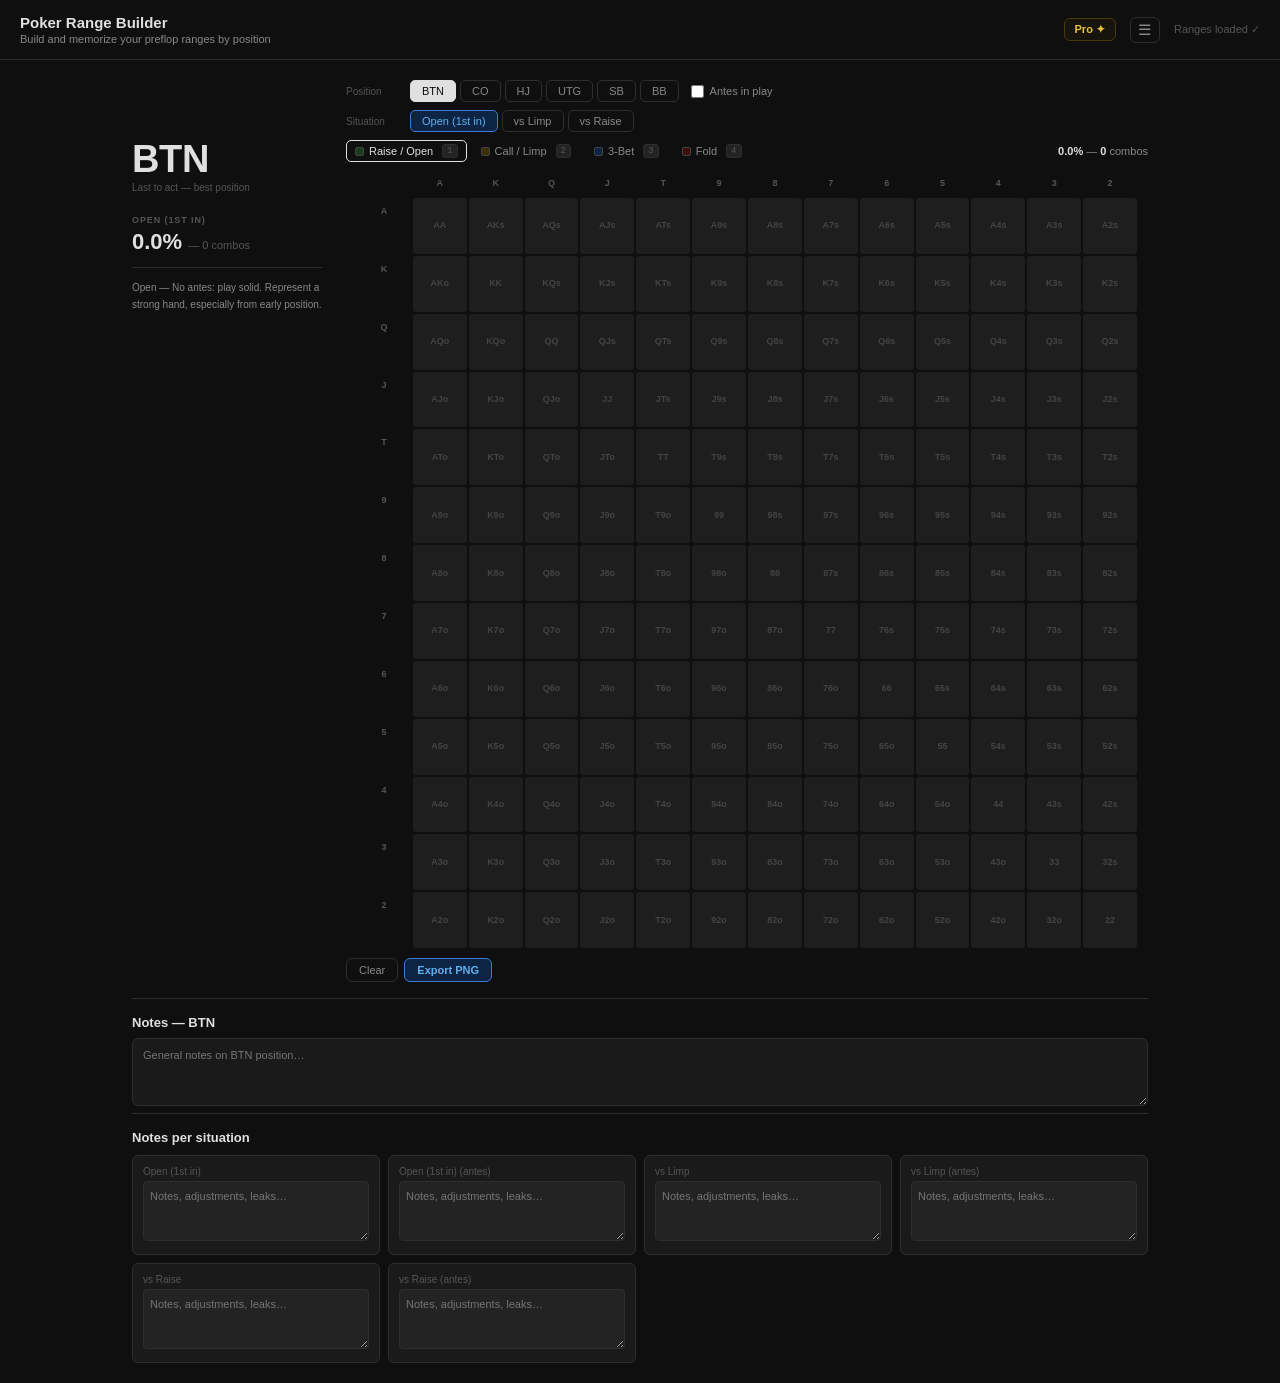
<file: index.html>
<!DOCTYPE html>
<html lang="fr">
<head>
  <meta charset="UTF-8">
  <meta name="viewport" content="width=device-width, initial-scale=1.0">
  <title>Poker Range Builder</title>
  <meta name="description" content="Mémorise tes ranges préflop par position (BTN · CO · HJ · UTG · SB · BB) avec quiz intégré, notes et export PNG.">

  <!-- Favicons -->
  <link rel="icon" type="image/svg+xml" href="favicon.svg">
  <link rel="icon" type="image/png" sizes="32x32" href="assets/favicon-32x32.png">
  <link rel="icon" type="image/png" sizes="16x16" href="assets/favicon-16x16.png">
  <link rel="apple-touch-icon" sizes="180x180" href="assets/apple-touch-icon.png">

  <!-- Open Graph -->
  <meta property="og:type"         content="website">
  <meta property="og:url"          content="https://jassotv.github.io/poker-range-builder/">
  <meta property="og:title"        content="Poker Range Builder — Construis tes ranges préflop">
  <meta property="og:description"  content="Mémorise tes ranges préflop par position (BTN · CO · HJ · UTG · SB · BB) avec quiz intégré, notes et export PNG. Version PRO à 2,99€ accès à vie.">
  <meta property="og:image"        content="https://jassotv.github.io/poker-range-builder/assets/og-image.png">
  <meta property="og:image:width"  content="640">
  <meta property="og:image:height" content="320">
  <meta property="og:locale"       content="fr_FR">

  <!-- Twitter / X Card -->
  <meta name="twitter:card"        content="summary_large_image">
  <meta name="twitter:title"       content="Poker Range Builder PRO — 2,99€ accès à vie">
  <meta name="twitter:description" content="Construis et mémorise tes ranges préflop par position. Quiz intégré, export PNG, 6 positions.">
  <meta name="twitter:image"       content="https://jassotv.github.io/poker-range-builder/assets/og-image.png">

  <link rel="stylesheet" href="style.css">
</head>
<body>

<header>
  <div class="header-brand">
    <h1>Poker Range Builder</h1>
    <p id="headerSubtitle">Construis et mémorise tes ranges préflop par position</p>
  </div>
  <div class="header-actions">
    <a href="premium.html" class="pro-link">Pro ✦</a>
    <button class="btn-hamburger" id="btnHamburger" title="Menu">☰</button>
    <span class="save-status" id="saveStatus">Chargement…</span>
  </div>
</header>

<main>

  <section class="row">
    <span class="row-label" id="labelPos">Position</span>
    <div id="posTabs" class="tabs-group"></div>
    <div class="antes-wrap">
      <input type="checkbox" id="antesChk">
      <label for="antesChk" id="labelAntes">Antes en jeu</label>
    </div>
  </section>

  <section class="row">
    <span class="row-label" id="labelSit">Situation</span>
    <div id="sitTabs" class="tabs-group"></div>
  </section>

  <!-- Context box: visible on small/medium screens, hidden on large (pos-panel takes over) -->
  <div class="ctx-box" id="ctxBox"></div>

  <!-- Grid area: pos-panel appears on large screens -->
  <div class="grid-area">
    <div class="pos-panel" id="posPanel"></div>
    <div class="grid-col">
      <div class="top-bar">
        <div class="legend" id="legend"></div>
        <div class="stat" id="stat"></div>
      </div>
      <div class="grid-wrap">
        <div class="grid" id="grid"></div>
      </div>
      <div class="toolbar">
        <button class="btn" id="btnClear">Effacer</button>
        <button class="btn btn-primary" id="btnPng">Export PNG</button>
        <input type="file" id="fileInput" accept=".json" style="display:none">
      </div>
    </div>
  </div>

  <div class="pos-notes-section">
    <h2 id="posNotesTitle">Notes — BTN</h2>
    <textarea id="posNoteTextarea" class="pos-note-ta" placeholder="Notes générales sur BTN…"></textarea>
  </div>

  <div class="notes-section">
    <h2 id="notesTitle">Notes par situation</h2>
    <div class="notes-grid" id="notesGrid"></div>
  </div>

</main>

<!-- Sidebar -->
<div class="sidebar-overlay" id="sidebarOverlay"></div>
<aside class="sidebar" id="sidebar">
  <div class="sidebar-inner" id="sidebarInner"></div>
</aside>

<script src="presets.js"></script>
<script src="app.js"></script>
<script>
  // Pro badge in header — update after app.js has run
  (function () {
    const link = document.querySelector('a.pro-link[href="premium.html"]');
    if (!link) return;
    if (localStorage.getItem('pro_unlocked') === 'true') {
      link.textContent       = 'Pro actif ✓';
      link.style.color       = '#7ecc7e';
      link.style.borderColor = '#7ecc7e';
      link.removeAttribute('href');
      link.style.cursor      = 'default';
    }
  })();
</script>
</body>
</html>
</file>
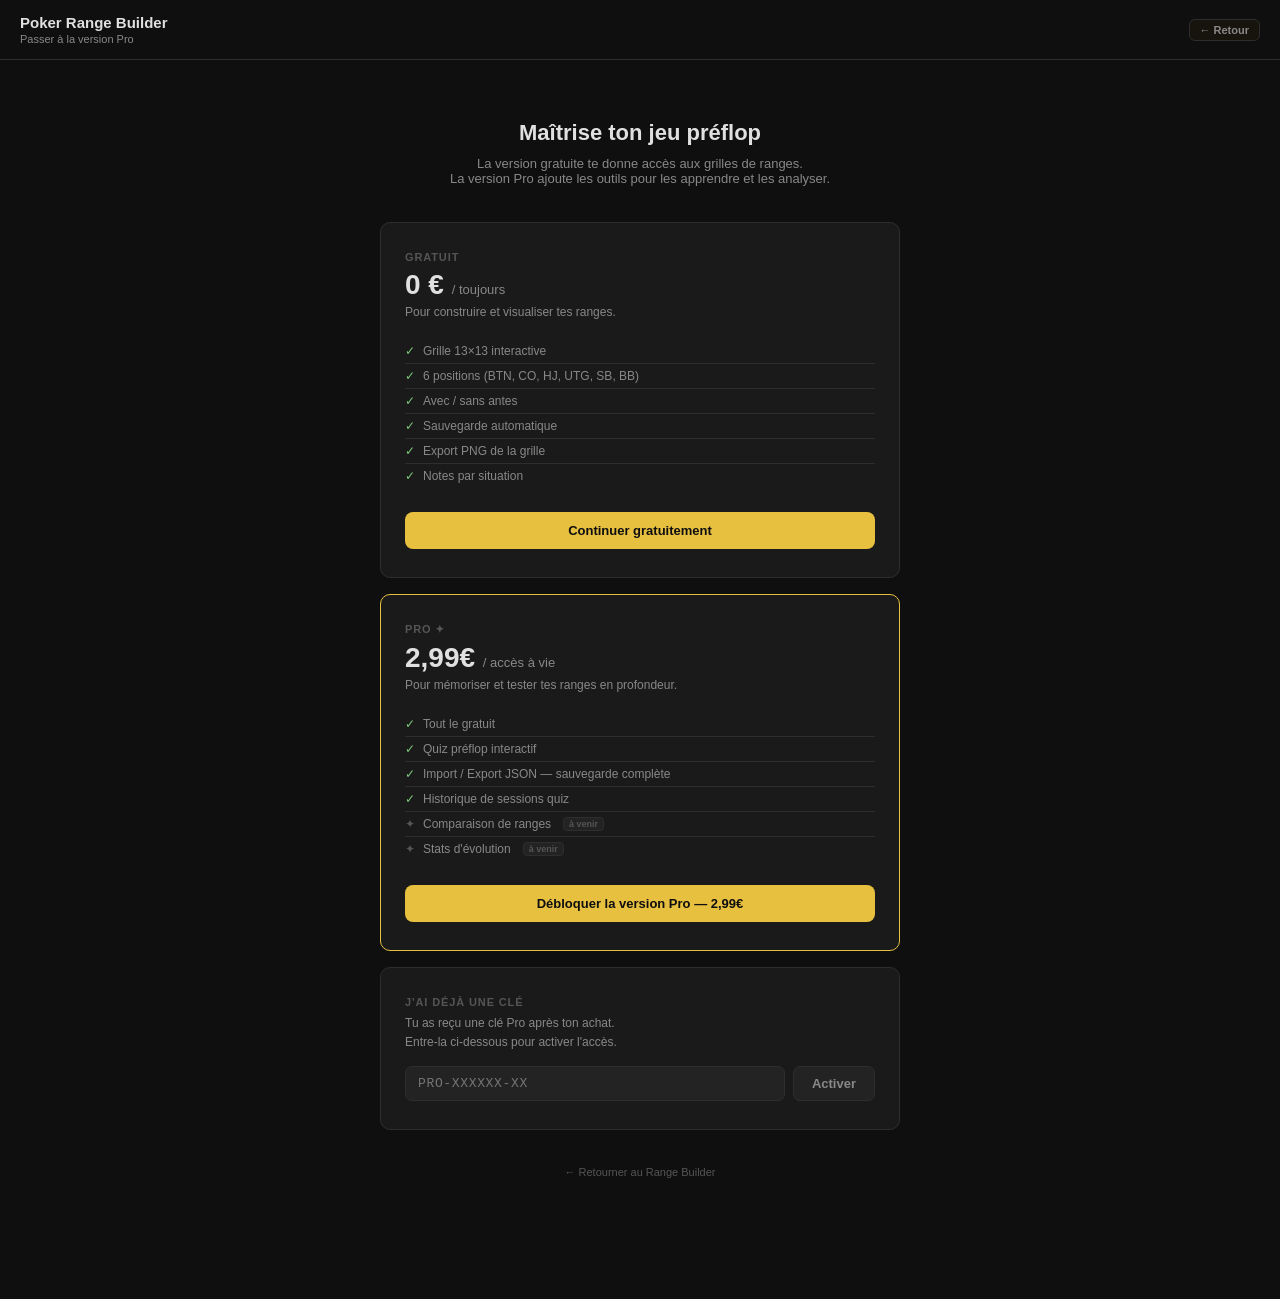
<file: premium.html>
<!DOCTYPE html>
<html lang="fr">
<head>
  <meta charset="UTF-8">
  <meta name="viewport" content="width=device-width, initial-scale=1.0">
  <title>Poker Range Builder — Version Pro</title>
  <link rel="stylesheet" href="style.css">
  <style>
    .premium-page { max-width: 560px; margin: 60px auto; padding: 0 20px 60px; text-align: center; }
    .premium-page h2 { font-size: 22px; font-weight: 700; margin-bottom: 10px; }
    .premium-page .subtitle { font-size: 13px; color: var(--text2); margin-bottom: 36px; }

    .plan-card {
      background: var(--bg2);
      border: 1px solid var(--border);
      border-radius: 10px;
      padding: 28px 24px;
      margin-bottom: 16px;
      text-align: left;
    }
    .plan-card.featured { border-color: #e8c040; }

    .plan-name  { font-size: 11px; font-weight: 600; color: var(--text3); text-transform: uppercase; letter-spacing: .08em; margin-bottom: 6px; }
    .plan-price { font-size: 28px; font-weight: 700; color: var(--text); margin-bottom: 4px; }
    .plan-price span { font-size: 13px; font-weight: 400; color: var(--text2); }
    .plan-desc  { font-size: 12px; color: var(--text2); margin-bottom: 20px; }

    .feature-list { list-style: none; margin-bottom: 24px; }
    .feature-list li {
      font-size: 12px;
      color: var(--text2);
      padding: 5px 0;
      border-bottom: 1px solid var(--border);
      display: flex;
      gap: 8px;
      align-items: center;
    }
    .feature-list li:last-child { border-bottom: none; }
    .feature-list .check  { color: #7ecc7e; flex-shrink: 0; }
    .feature-list .locked { color: var(--text3); flex-shrink: 0; }
    .feature-list .try-link {
      margin-left: auto;
      font-size: 10px;
      color: var(--blue-text);
      text-decoration: none;
      flex-shrink: 0;
    }
    .feature-list .try-link:hover { text-decoration: underline; }

    .btn-unlock {
      display: block;
      width: 100%;
      padding: 11px;
      border-radius: 8px;
      border: none;
      background: #e8c040;
      color: #0f0f0f;
      font-size: 13px;
      font-weight: 700;
      cursor: pointer;
      transition: opacity 0.15s;
      text-align: center;
      text-decoration: none;
    }
    .btn-unlock:hover { opacity: 0.88; }
    .btn-unlock.disabled {
      background: var(--bg3);
      color: var(--text3);
      border: 1px solid var(--border);
      cursor: default;
    }
    .btn-unlock.disabled:hover { opacity: 1; }

    .coming-soon {
      display: inline-block;
      font-size: 9px;
      font-weight: 600;
      background: var(--bg3);
      color: var(--text3);
      border: 1px solid var(--border);
      border-radius: 4px;
      padding: 1px 5px;
      vertical-align: middle;
      margin-left: 4px;
    }

    .back-link {
      display: inline-block;
      margin-top: 20px;
      font-size: 11px;
      color: var(--text3);
      text-decoration: none;
    }
    .back-link:hover { color: var(--text2); }

    /* key entry */
    .key-row {
      display: flex;
      gap: 8px;
    }
    .key-input {
      flex: 1;
      padding: 9px 12px;
      border-radius: 7px;
      border: 1px solid var(--border);
      background: var(--bg3);
      color: var(--text);
      font-size: 13px;
      font-family: monospace;
      letter-spacing: .05em;
      outline: none;
      transition: border-color 0.15s;
    }
    .key-input:focus { border-color: var(--blue); }
    .btn-activate {
      padding: 9px 18px;
      border-radius: 7px;
      border: none;
      background: var(--bg3);
      color: var(--text2);
      font-size: 13px;
      font-weight: 600;
      cursor: pointer;
      border: 1px solid var(--border);
      transition: all 0.15s;
      white-space: nowrap;
    }
    .btn-activate:hover { background: var(--blue-act); color: var(--blue-text); border-color: var(--blue); }
    .key-msg {
      margin-top: 10px;
      font-size: 12px;
      font-weight: 600;
      padding: 8px 12px;
      border-radius: 5px;
    }
    .key-msg.ok  { background: #1a3d1a; color: #7ecc7e; }
    .key-msg.err { background: #3d0e0e; color: #f08080; }
  </style>
</head>
<body>

<header>
  <div class="header-brand">
    <h1>Poker Range Builder</h1>
    <p>Passer à la version Pro</p>
  </div>
  <div class="header-actions">
    <a href="index.html" class="pro-link" style="color:var(--text2);border-color:var(--border)">← Retour</a>
  </div>
</header>

<div class="premium-page">
  <h2>Maîtrise ton jeu préflop</h2>
  <p class="subtitle">La version gratuite te donne accès aux grilles de ranges.<br>
     La version Pro ajoute les outils pour les apprendre et les analyser.</p>

  <!-- FREE -->
  <div class="plan-card">
    <div class="plan-name">Gratuit</div>
    <div class="plan-price">0 € <span>/ toujours</span></div>
    <div class="plan-desc">Pour construire et visualiser tes ranges.</div>
    <ul class="feature-list">
      <li><span class="check">✓</span> Grille 13×13 interactive</li>
      <li><span class="check">✓</span> 6 positions (BTN, CO, HJ, UTG, SB, BB)</li>
      <li><span class="check">✓</span> Avec / sans antes</li>
      <li><span class="check">✓</span> Sauvegarde automatique</li>
      <li><span class="check">✓</span> Export PNG de la grille</li>
      <li><span class="check">✓</span> Notes par situation</li>
    </ul>
    <a href="index.html" class="btn-unlock">Continuer gratuitement</a>
  </div>

  <!-- PRO -->
  <div class="plan-card featured">
    <div class="plan-name">Pro ✦</div>
    <div class="plan-price">2,99€ <span>/ accès à vie</span></div>
    <div class="plan-desc">Pour mémoriser et tester tes ranges en profondeur.</div>
    <ul class="feature-list">
      <li><span class="check">✓</span> Tout le gratuit</li>
      <li><span class="check">✓</span> Quiz préflop interactif</li>
      <li><span class="check">✓</span> Import / Export JSON — sauvegarde complète</li>
      <li><span class="check">✓</span> Historique de sessions quiz</li>
      <li><span class="locked">✦</span> Comparaison de ranges <span class="coming-soon">à venir</span></li>
      <li><span class="locked">✦</span> Stats d'évolution <span class="coming-soon">à venir</span></li>
    </ul>
    <a href="https://jassotv.gumroad.com/l/poker-range-builder-pro" target="_blank" class="btn-unlock" id="btnMainUnlock">
      Débloquer la version Pro — 2,99€
    </a>
  </div>

  <!-- KEY ENTRY -->
  <div class="plan-card" style="margin-top:8px;">
    <div class="plan-name">J'ai déjà une clé</div>
    <p style="font-size:12px;color:var(--text2);margin-bottom:14px;line-height:1.6;">
      Tu as reçu une clé Pro après ton achat.<br>Entre-la ci-dessous pour activer l'accès.
    </p>
    <div class="key-row">
      <input type="text" id="proKeyInput" class="key-input" placeholder="PRO-XXXXXX-XX" autocomplete="off" spellcheck="false">
      <button id="btnActivateKey" class="btn-activate">Activer</button>
    </div>
    <p id="keyMsg" class="key-msg" style="display:none"></p>
  </div>

  <a href="index.html" class="back-link">← Retourner au Range Builder</a>
</div>

<script>
  (function () {
    const VALID_KEYS = ['PRO-RANGEPRO-V1'];

    const input  = document.getElementById('proKeyInput');
    const btn    = document.getElementById('btnActivateKey');
    const msg    = document.getElementById('keyMsg');

    // If already unlocked, show success state immediately
    if (localStorage.getItem('pro_unlocked') === 'true') {
      // Main CTA button
      const mainBtn = document.getElementById('btnMainUnlock');
      if (mainBtn) {
        mainBtn.textContent  = 'Pro déjà activé ✓';
        mainBtn.style.background    = '#1a3d1a';
        mainBtn.style.color         = '#7ecc7e';
        mainBtn.style.cursor        = 'default';
        mainBtn.style.pointerEvents = 'none';
      }
      // Key entry form
      msg.textContent = '✓ Version Pro déjà activée sur cet appareil.';
      msg.className   = 'key-msg ok';
      msg.style.display = '';
      input.disabled  = true;
      btn.disabled    = true;
    }

    function activate() {
      const key = input.value.trim().toUpperCase();
      if (VALID_KEYS.includes(key)) {
        localStorage.setItem('pro_unlocked', 'true');
        msg.textContent   = '✓ Clé valide — version Pro activée !';
        msg.className     = 'key-msg ok';
        msg.style.display = '';
        input.disabled    = true;
        btn.disabled      = true;
        setTimeout(() => { window.location.href = 'index.html'; }, 1200);
      } else {
        msg.textContent   = '✗ Clé invalide. Vérifie ta confirmation d\'achat.';
        msg.className     = 'key-msg err';
        msg.style.display = '';
        input.focus();
        input.select();
      }
    }

    btn.addEventListener('click', activate);
    input.addEventListener('keydown', e => { if (e.key === 'Enter') activate(); });
  })();
</script>
</body>
</html>
</file>
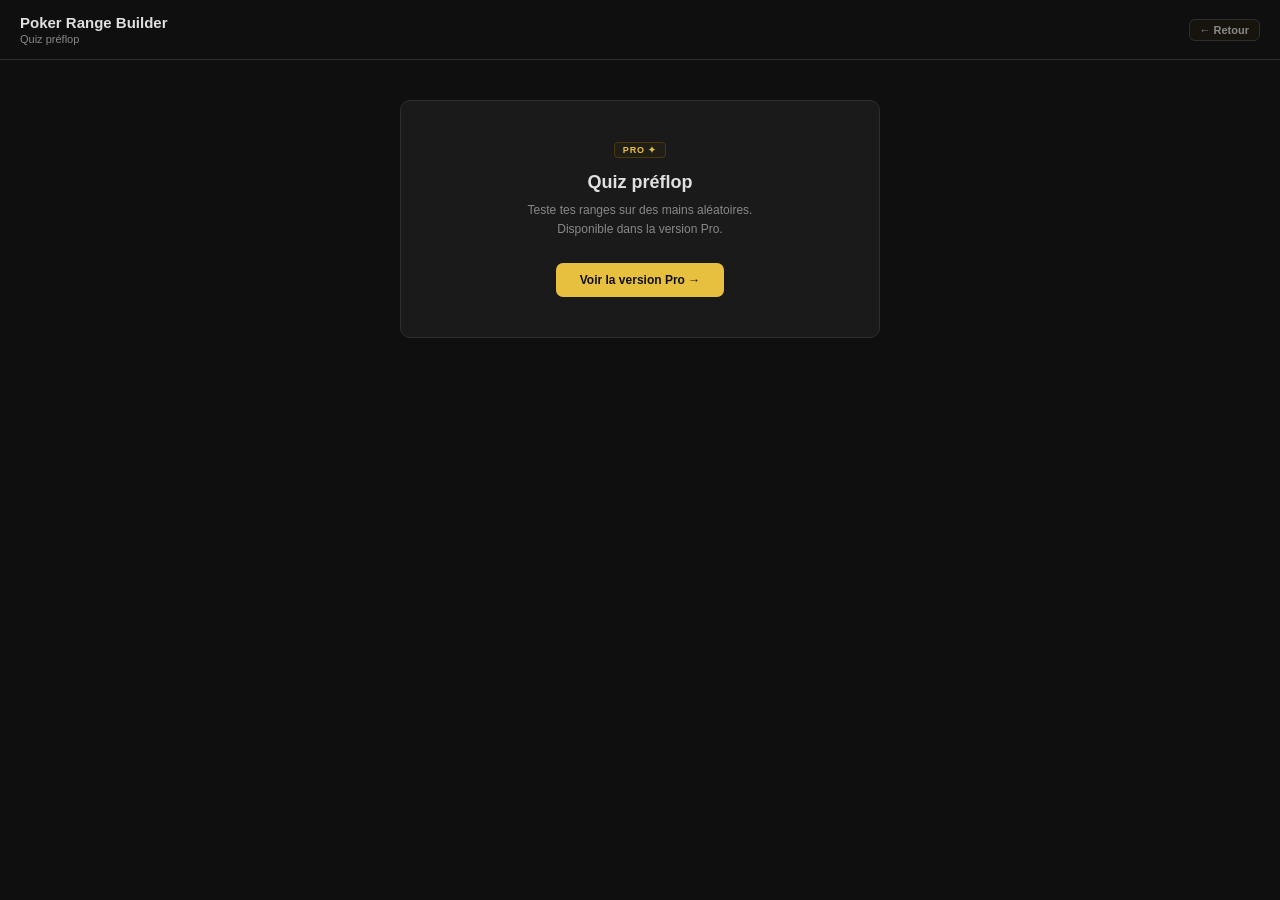
<file: quiz.html>
<!DOCTYPE html>
<html lang="fr">
<head>
  <meta charset="UTF-8">
  <meta name="viewport" content="width=device-width, initial-scale=1.0">
  <title>Quiz préflop — Poker Range Builder</title>
  <link rel="stylesheet" href="style.css">
  <style>
    .quiz-page { max-width: 520px; margin: 40px auto; padding: 0 20px 60px; }

    /* ── locked screen ── */
    .quiz-locked {
      background: var(--bg2);
      border: 1px solid var(--border);
      border-radius: 10px;
      padding: 40px 28px;
      text-align: center;
    }
    .quiz-locked-badge {
      display: inline-block;
      font-size: 9px;
      font-weight: 700;
      text-transform: uppercase;
      letter-spacing: .1em;
      color: #e8c040;
      background: #4a3a0822;
      border: 1px solid #4a3a08;
      border-radius: 4px;
      padding: 2px 8px;
      margin-bottom: 14px;
    }
    .quiz-locked h2 { font-size: 18px; font-weight: 700; margin-bottom: 8px; }
    .quiz-locked p  { font-size: 12px; color: var(--text2); margin-bottom: 24px; line-height: 1.6; }
    .btn-quiz-pro {
      display: inline-block;
      padding: 10px 24px;
      border-radius: 7px;
      background: #e8c040;
      color: #0f0f0f;
      font-size: 12px;
      font-weight: 700;
      text-decoration: none;
      transition: opacity 0.15s;
    }
    .btn-quiz-pro:hover { opacity: 0.88; }

    /* ── quiz card ── */
    .quiz-card {
      background: var(--bg2);
      border: 1px solid var(--border);
      border-radius: 10px;
      padding: 28px 24px;
    }
    .quiz-card-title {
      font-size: 11px;
      font-weight: 700;
      text-transform: uppercase;
      letter-spacing: .08em;
      color: var(--text3);
      margin-bottom: 20px;
    }

    /* count selector */
    .quiz-count-selector {
      display: flex;
      gap: 6px;
      justify-content: center;
      margin-bottom: 16px;
    }
    .quiz-count-btn {
      padding: 6px 18px;
      border-radius: 5px;
      border: 1px solid var(--border);
      background: transparent;
      color: var(--text2);
      font-size: 13px;
      font-weight: 600;
      cursor: pointer;
      transition: all 0.1s;
    }
    .quiz-count-btn.active {
      background: var(--blue-act);
      color: var(--blue-text);
      border-color: var(--blue);
    }
    .quiz-count-btn:hover:not(.active) { background: var(--bg3); color: var(--text); }

    /* start screen */
    .quiz-start-inner { text-align: center; }
    .quiz-start-inner p { font-size: 12px; color: var(--text2); margin-bottom: 16px; line-height: 1.6; }
    .btn-quiz-start {
      display: inline-block;
      padding: 10px 28px;
      border-radius: 7px;
      border: 1px solid var(--blue);
      background: var(--blue-act);
      color: var(--blue-text);
      font-size: 13px;
      font-weight: 600;
      cursor: pointer;
      transition: background 0.12s;
    }
    .btn-quiz-start:hover { background: #1a3d6a; }

    /* empty state */
    .quiz-empty-inner { text-align: center; }
    .quiz-empty-inner p { font-size: 12px; color: var(--text2); margin-bottom: 16px; line-height: 1.6; }
    .quiz-empty-inner a { color: var(--blue-text); text-decoration: none; font-size: 12px; }
    .quiz-empty-inner a:hover { text-decoration: underline; }

    /* question */
    .quiz-meta {
      display: flex;
      justify-content: space-between;
      align-items: center;
      margin-bottom: 20px;
      gap: 8px;
    }
    .quiz-context  { font-size: 12px; color: var(--text2); }
    .quiz-context strong { color: var(--text); }
    .quiz-meta-right {
      display: flex;
      align-items: center;
      gap: 10px;
      flex-shrink: 0;
    }
    .quiz-score-live {
      font-size: 12px;
      font-weight: 700;
      color: #7ecc7e;
      font-variant-numeric: tabular-nums;
    }
    .quiz-progress { font-size: 11px; color: var(--text3); font-variant-numeric: tabular-nums; }

    .quiz-hand {
      font-size: 72px;
      font-weight: 800;
      text-align: center;
      letter-spacing: .02em;
      margin: 4px 0;
      line-height: 1;
    }
    .hand-pair    { color: #e8c040; }
    .hand-suited  { color: var(--blue-text); }
    .hand-offsuit { color: var(--text); }

    .quiz-prompt {
      text-align: center;
      font-size: 11px;
      color: var(--text3);
      margin: 8px 0 20px;
    }

    .quiz-actions {
      display: grid;
      grid-template-columns: 1fr 1fr;
      gap: 8px;
      margin-bottom: 14px;
    }
    .quiz-action-btn {
      padding: 14px 10px;
      border-radius: 6px;
      border: 1px solid var(--border);
      background: var(--bg3);
      color: var(--text2);
      font-size: 13px;
      font-weight: 500;
      cursor: pointer;
      transition: all 0.1s;
      border-left: 3px solid transparent;
    }
    .quiz-action-btn:hover:not(:disabled) {
      background: var(--bg2);
      color: var(--text);
      border-left-color: var(--atxt);
    }
    .quiz-action-btn.btn-correct {
      background: var(--abg);
      color: var(--atxt);
      border-color: var(--atxt);
      border-left-width: 3px;
    }
    .quiz-action-btn.btn-wrong {
      background: #3d0e0e;
      color: #f08080;
      border-color: #f08080;
    }
    .quiz-action-btn:disabled { cursor: default; }

    .quiz-feedback {
      font-size: 12px;
      font-weight: 600;
      padding: 9px 12px;
      border-radius: 5px;
      margin-bottom: 12px;
    }
    .fb-correct { background: #1a3d1a; color: #7ecc7e; }
    .fb-wrong   { background: #3d0e0e; color: #f08080; }

    .btn-quiz-next {
      display: block;
      width: 100%;
      padding: 10px;
      border-radius: 6px;
      border: 1px solid var(--border);
      background: transparent;
      color: var(--text2);
      font-size: 12px;
      cursor: pointer;
      transition: all 0.1s;
    }
    .btn-quiz-next:hover { background: var(--bg3); color: var(--text); border-color: var(--text3); }

    .btn-quiz-stop {
      display: block;
      width: 100%;
      padding: 8px;
      border-radius: 6px;
      border: 1px solid #4a3a08;
      background: transparent;
      color: #e8c040;
      font-size: 11px;
      cursor: pointer;
      margin-top: 8px;
      transition: all 0.1s;
    }
    .btn-quiz-stop:hover { background: #4a3a0822; }

    /* results */
    .quiz-results-inner { text-align: center; }
    .quiz-score-num {
      font-size: 52px;
      font-weight: 800;
      color: var(--text);
      line-height: 1;
      margin-bottom: 10px;
    }
    .quiz-score-msg { font-size: 12px; color: var(--text2); margin-bottom: 20px; }

    /* missed hands */
    .quiz-missed { margin-bottom: 20px; text-align: left; }
    .missed-none   { font-size: 12px; color: #7ecc7e; margin-bottom: 16px; }
    .missed-header { font-size: 11px; color: var(--text2); margin-bottom: 8px; }
    .missed-list   { display: flex; flex-direction: column; gap: 5px; }
    .missed-item {
      display: flex;
      align-items: center;
      gap: 10px;
      padding: 6px 10px;
      background: var(--bg3);
      border-radius: 5px;
      font-size: 11px;
    }
    .missed-hand {
      font-weight: 800;
      font-size: 18px;
      min-width: 44px;
      line-height: 1;
    }
    .missed-ctx    { color: var(--text2); flex: 1; }
    .missed-answer { color: #7ecc7e; font-weight: 600; flex-shrink: 0; }

    /* results buttons */
    .quiz-results-btns {
      display: flex;
      gap: 8px;
      justify-content: center;
      flex-wrap: wrap;
    }
    .btn-quiz-restart {
      display: inline-block;
      padding: 9px 24px;
      border-radius: 6px;
      border: 1px solid var(--border);
      background: transparent;
      color: var(--text2);
      font-size: 12px;
      cursor: pointer;
      transition: all 0.1s;
    }
    .btn-quiz-restart:hover { background: var(--bg3); color: var(--text); }
    .btn-quiz-back {
      display: inline-block;
      padding: 9px 24px;
      border-radius: 6px;
      border: 1px solid var(--border);
      background: transparent;
      color: var(--text2);
      font-size: 12px;
      text-decoration: none;
      transition: all 0.1s;
    }
    .btn-quiz-back:hover { background: var(--bg3); color: var(--text); }

    /* history */
    .quiz-history { margin-top: 24px; text-align: left; }
    .quiz-history-start { margin-top: 20px; padding-top: 16px; border-top: 1px solid var(--border); }
    .hist-title {
      font-size: 10px;
      font-weight: 700;
      text-transform: uppercase;
      letter-spacing: .08em;
      color: var(--text3);
      margin-bottom: 8px;
    }
    .hist-list { display: flex; flex-direction: column; gap: 4px; }
    .hist-row {
      display: flex;
      align-items: center;
      gap: 10px;
      padding: 6px 10px;
      background: var(--bg3);
      border-radius: 5px;
      font-size: 11px;
    }
    .hist-date  { color: var(--text3); flex: 1; }
    .hist-score { color: var(--text2); font-variant-numeric: tabular-nums; min-width: 36px; text-align: right; }
    .hist-pct   { font-weight: 700; min-width: 36px; text-align: right; }
    .hist-pct-good { color: #7ecc7e; }
    .hist-pct-ok   { color: #e8c040; }
    .hist-pct-bad  { color: #f08080; }

    @media (max-width: 420px) {
      .quiz-actions { grid-template-columns: 1fr; }
      .quiz-hand    { font-size: 56px; }
    }
  </style>
</head>
<body>

<header>
  <div class="header-brand">
    <h1>Poker Range Builder</h1>
    <p>Quiz préflop</p>
  </div>
  <div class="header-actions">
    <a href="index.html" class="pro-link" style="color:var(--text2);border-color:var(--border)">← Retour</a>
  </div>
</header>

<div class="quiz-page">

  <!-- Hidden by default — shown only if not Pro (avoids flash for Pro users) -->
  <div id="quizLocked" class="quiz-locked" style="display:none">
    <div class="quiz-locked-badge">Pro ✦</div>
    <h2>Quiz préflop</h2>
    <p>Teste tes ranges sur des mains aléatoires.<br>
       Disponible dans la version Pro.</p>
    <a href="premium.html" class="btn-quiz-pro">Voir la version Pro →</a>
  </div>

  <!-- Quiz app — shown when Pro -->
  <div id="quizApp" style="display:none">
    <div class="quiz-card">
      <p class="quiz-card-title">Quiz préflop</p>

      <!-- Start -->
      <div id="quizStart" class="quiz-start-inner">
        <p>Le quiz pioche dans les ranges configurées dans l'outil.<br>
           Pour chaque main, choisis la bonne action.</p>
        <div class="quiz-count-selector">
          <button class="quiz-count-btn active" data-count="10">10</button>
          <button class="quiz-count-btn" data-count="20">20</button>
          <button class="quiz-count-btn" data-count="0">∞</button>
        </div>
        <button class="btn-quiz-start" id="btnStartQuiz">Commencer →</button>
        <div id="quizHistoryStart" class="quiz-history quiz-history-start"></div>
      </div>

      <!-- No ranges configured -->
      <div id="quizEmpty" class="quiz-empty-inner" style="display:none">
        <p>Aucune range configurée.<br>
           <a href="index.html">Configure tes ranges</a> puis reviens ici.</p>
      </div>

      <!-- Question -->
      <div id="quizQuestion" style="display:none">
        <div class="quiz-meta">
          <span class="quiz-context" id="qContext"></span>
          <div class="quiz-meta-right">
            <span class="quiz-score-live" id="qScoreLive">0 ✓</span>
            <span class="quiz-progress" id="qProgress"></span>
          </div>
        </div>
        <div class="quiz-hand" id="qHand"></div>
        <p class="quiz-prompt" id="qPrompt">Quelle action ?</p>
        <div class="quiz-actions" id="qActions"></div>
        <div class="quiz-feedback" id="qFeedback" style="display:none"></div>
        <button class="btn-quiz-next" id="btnNext" style="display:none">Suivant →</button>
        <button class="btn-quiz-stop" id="btnStop" style="display:none">
          Arrêter et voir les résultats →
        </button>
      </div>

      <!-- Results -->
      <div id="quizResults" class="quiz-results-inner" style="display:none">
        <div class="quiz-score-num" id="qScoreNum"></div>
        <p class="quiz-score-msg" id="qScoreMsg"></p>
        <div id="qMissed" class="quiz-missed"></div>
        <div class="quiz-results-btns">
          <button class="btn-quiz-restart" id="btnRestart">Rejouer</button>
          <a href="index.html" class="btn-quiz-back">← Retour à l'outil</a>
        </div>
        <div id="quizHistory" class="quiz-history"></div>
      </div>

    </div>
  </div>

</div>

<script>
  // Runs synchronously before first paint — no flash
  const _isPro = new URLSearchParams(location.search).get('dev') === 'true'
              || localStorage.getItem('pro_unlocked') === 'true';
  if (_isPro) {
    document.getElementById('quizApp').style.display = '';
  } else {
    document.getElementById('quizLocked').style.display = '';
  }
</script>
<script src="quiz.js"></script>
</body>
</html>
</file>
<file: style.css>
:root {
  --bg:        #0f0f0f;
  --bg2:       #1a1a1a;
  --bg3:       #232323;
  --border:    #2e2e2e;
  --text:      #e0e0e0;
  --text2:     #888;
  --text3:     #555;
  --blue:      #3a7bd5;
  --blue-act:  #0d2444;
  --blue-text: #60b0f0;
  --radius:    6px;
}

* { box-sizing: border-box; margin: 0; padding: 0; }

body {
  background: var(--bg);
  color: var(--text);
  font-family: -apple-system, BlinkMacSystemFont, 'Segoe UI', sans-serif;
  min-height: 100vh;
  font-size: 13px;
}

/* ── HEADER ── */
header {
  padding: 14px 20px;
  border-bottom: 1px solid var(--border);
  display: flex;
  align-items: center;
  justify-content: space-between;
  flex-wrap: wrap;
  gap: 10px;
}
.header-brand h1  { font-size: 15px; font-weight: 600; }
.header-brand p   { font-size: 11px; color: var(--text2); margin-top: 2px; }
.header-actions   { display: flex; align-items: center; gap: 14px; }

.pro-link {
  font-size: 11px;
  font-weight: 600;
  color: #e8c040;
  text-decoration: none;
  padding: 4px 10px;
  border: 1px solid #4a3a08;
  border-radius: var(--radius);
  background: #4a3a0822;
  transition: background 0.15s;
}
.pro-link:hover { background: #4a3a0855; }

.save-status { font-size: 11px; color: var(--text3); }

/* ── MAIN ── */
main {
  padding: 20px 32px;
  max-width: 860px;
  margin: 0 auto;
}

/* ── ROW / TABS ── */
.row {
  display: flex;
  align-items: center;
  gap: 8px;
  flex-wrap: wrap;
  margin-bottom: 8px;
}
.row-label { font-size: 10px; color: var(--text3); width: 56px; flex-shrink: 0; }
.tabs-group { display: flex; gap: 4px; flex-wrap: wrap; }

button.tab {
  padding: 4px 11px;
  border-radius: 5px;
  border: 1px solid var(--border);
  background: transparent;
  cursor: pointer;
  font-size: 11px;
  font-weight: 500;
  color: var(--text2);
  transition: all 0.1s;
  white-space: nowrap;
  position: relative;
}
button.tab:hover          { border-color: var(--text3); color: var(--text); }
button.tab.pos-active     { background: var(--text); color: var(--bg); border-color: var(--text); }
button.tab.sit-active     { background: var(--blue-act); color: var(--blue-text); border-color: var(--blue); }

/* badge ✓ on filled situations */
button.tab .badge {
  position: absolute;
  top: -5px;
  right: -5px;
  width: 14px;
  height: 14px;
  background: #1a6b1a;
  color: #7ecc7e;
  border-radius: 50%;
  font-size: 8px;
  font-weight: 700;
  display: flex;
  align-items: center;
  justify-content: center;
  pointer-events: none;
}

.antes-wrap { display: flex; align-items: center; gap: 6px; margin-left: 4px; }
.antes-wrap label { font-size: 11px; color: var(--text2); cursor: pointer; user-select: none; }
input[type=checkbox] { cursor: pointer; accent-color: var(--blue); }

/* ── CONTEXT BOX ── */
.ctx-box {
  font-size: 10px;
  color: var(--text2);
  margin-bottom: 10px;
  padding: 6px 10px;
  background: var(--bg2);
  border-radius: 5px;
  border-left: 2px solid var(--blue);
  line-height: 1.6;
}

/* ── LEGEND / STAT ── */
.top-bar { display: flex; align-items: center; gap: 8px; margin-bottom: 8px; flex-wrap: wrap; }
.legend  { display: flex; gap: 5px; flex-wrap: wrap; }

.leg {
  display: flex;
  align-items: center;
  gap: 5px;
  cursor: pointer;
  padding: 3px 8px;
  border-radius: 5px;
  border: 1.5px solid transparent;
  font-size: 11px;
  color: var(--text2);
  transition: all 0.1s;
}
.leg.sel { border-color: var(--text); color: var(--text); }
.dot { width: 9px; height: 9px; border-radius: 2px; flex-shrink: 0; }

.stat { margin-left: auto; font-size: 11px; color: var(--text2); }
.stat strong { color: var(--text); }

/* ── GRID ── */
.grid-wrap {
  overflow-x: auto;
  margin-bottom: 10px;
  display: flex;
  justify-content: center;
}
.grid {
  display: grid;
  grid-template-columns: repeat(14, 1fr);
  gap: 2px;
  width: 100%;
  max-width: 780px;
}

.hdr {
  font-size: 9px;
  font-weight: 600;
  color: var(--text3);
  display: flex;
  align-items: center;
  justify-content: center;
  height: 26px;
}

.cell {
  height: 0;
  padding-bottom: 100%;
  position: relative;
  border-radius: 3px;
  cursor: pointer;
  border: 1px solid transparent;
  transition: filter 0.08s;
}
.cell:hover { filter: brightness(1.2); border-color: rgba(255,255,255,0.22); }

.cell-lbl {
  position: absolute;
  inset: 0;
  display: flex;
  align-items: center;
  justify-content: center;
  font-size: 9px;
  font-weight: 600;
  line-height: 1;
  pointer-events: none;
}

/* ── TOOLBAR ── */
.toolbar { display: flex; gap: 6px; flex-wrap: wrap; margin-bottom: 12px; }

button.btn {
  padding: 5px 12px;
  border-radius: var(--radius);
  border: 1px solid var(--border);
  background: transparent;
  cursor: pointer;
  font-size: 11px;
  color: var(--text2);
  transition: all 0.1s;
}
button.btn:hover            { background: var(--bg2); color: var(--text); border-color: var(--text3); }
button.btn.btn-accent       { border-color: var(--blue); color: var(--blue-text); }
button.btn.btn-accent:hover { background: var(--blue-act); }
button.btn.btn-primary      { background: var(--blue-act); color: var(--blue-text); border-color: var(--blue); font-weight: 600; }
button.btn.btn-primary:hover { background: #1a3d6a; border-color: #5090e0; color: #90c8ff; }
button.btn.btn-dev          { border-color: #4a3a08; color: #e8c040; font-size: 10px; }
button.btn.btn-dev:hover    { background: #4a3a0822; }

/* ── EXPORT AREA ── */
.export-area {
  display: none;
  margin-bottom: 16px;
  padding: 12px;
  background: var(--bg2);
  border-radius: var(--radius);
  border: 1px solid var(--border);
}
.export-area h3  { font-size: 12px; color: var(--text); margin-bottom: 8px; }
.export-area pre {
  font-size: 10px;
  color: var(--text2);
  white-space: pre-wrap;
  line-height: 1.6;
  max-height: 220px;
  overflow-y: auto;
  background: var(--bg3);
  padding: 8px;
  border-radius: 4px;
}

/* ── NOTES ── */
.notes-section { border-top: 1px solid var(--border); padding-top: 16px; margin-top: 4px; }
.notes-section h2 { font-size: 13px; color: var(--text); margin-bottom: 10px; }
.notes-grid {
  display: grid;
  grid-template-columns: repeat(auto-fill, minmax(200px, 1fr));
  gap: 8px;
}
.note-card {
  background: var(--bg2);
  border: 1px solid var(--border);
  border-radius: var(--radius);
  padding: 10px;
}
.note-card label { font-size: 10px; color: var(--text3); display: block; margin-bottom: 4px; }
.note-card textarea {
  width: 100%;
  background: var(--bg3);
  border: 1px solid var(--border);
  border-radius: 4px;
  color: var(--text);
  font-size: 11px;
  padding: 6px;
  resize: vertical;
  min-height: 60px;
  font-family: inherit;
  line-height: 1.5;
}
.note-card textarea:focus { outline: none; border-color: var(--text3); }

/* ── HELP BUTTON ── */
.btn-help {
  width: 24px;
  height: 24px;
  border-radius: 50%;
  border: 1px solid var(--border);
  background: transparent;
  color: var(--text3);
  font-size: 12px;
  font-weight: 600;
  cursor: pointer;
  display: flex;
  align-items: center;
  justify-content: center;
  transition: all 0.1s;
  flex-shrink: 0;
}
.btn-help:hover { border-color: var(--text3); color: var(--text); }

/* ── LEGEND KEY HINTS ── */
.leg-key {
  font-family: ui-monospace, 'Cascadia Code', monospace;
  font-size: 9px;
  background: var(--bg3);
  border: 1px solid var(--border);
  border-radius: 3px;
  padding: 1px 4px;
  color: var(--text3);
  margin-left: 4px;
}

/* ── SIDEBAR ── */
.sidebar-overlay {
  display: none;
  position: fixed;
  inset: 0;
  z-index: 99;
  background: rgba(0,0,0,0.45);
}
.sidebar-overlay.open { display: block; }

.sidebar {
  position: fixed;
  top: 0;
  right: 0;
  width: 284px;
  height: 100vh;
  background: var(--bg2);
  border-left: 1px solid var(--border);
  z-index: 100;
  transform: translateX(100%);
  transition: transform 0.18s ease;
  overflow-y: auto;
}
.sidebar.open { transform: translateX(0); }

.sidebar-inner { padding: 18px 16px 32px; }

.sidebar-close {
  position: absolute;
  top: 12px;
  right: 12px;
  background: none;
  border: none;
  color: var(--text3);
  cursor: pointer;
  font-size: 13px;
  padding: 3px 7px;
  border-radius: 4px;
  line-height: 1;
}
.sidebar-close:hover { color: var(--text); background: var(--bg3); }

.sb-heading {
  font-size: 9px;
  font-weight: 700;
  text-transform: uppercase;
  letter-spacing: .1em;
  color: var(--text3);
  margin: 22px 0 8px;
  padding-bottom: 5px;
  border-bottom: 1px solid var(--border);
}
.sb-heading:first-of-type { margin-top: 4px; }

.sb-row {
  display: flex;
  align-items: baseline;
  gap: 8px;
  padding: 4px 0;
  font-size: 11px;
  color: var(--text2);
  border-bottom: 1px solid var(--bg3);
}
.sb-row:last-of-type { border-bottom: none; }

.sb-key {
  font-family: ui-monospace, 'Cascadia Code', monospace;
  font-size: 10px;
  background: var(--bg3);
  border: 1px solid var(--border);
  border-radius: 3px;
  padding: 1px 5px;
  color: var(--text);
  flex-shrink: 0;
  min-width: 28px;
  text-align: center;
}

.sb-term {
  font-weight: 600;
  color: var(--text);
  flex-shrink: 0;
  width: 52px;
}
.sb-def {
  color: var(--text2);
  flex: 1;
}

.sb-p {
  font-size: 11px;
  color: var(--text2);
  line-height: 1.65;
  margin-bottom: 8px;
}
.sb-p:last-child { margin-bottom: 0; }

.sb-clog {
  font-size: 11px;
  color: var(--text2);
  padding: 4px 0;
  border-bottom: 1px solid var(--bg3);
}
.sb-clog:last-child { border-bottom: none; }
.sb-clog strong { color: var(--text); }

/* ── HAMBURGER ── */
.btn-hamburger {
  width: 30px;
  height: 26px;
  border-radius: var(--radius);
  border: 1px solid var(--border);
  background: transparent;
  color: var(--text2);
  font-size: 15px;
  line-height: 1;
  cursor: pointer;
  display: flex;
  align-items: center;
  justify-content: center;
  transition: all 0.1s;
  flex-shrink: 0;
}
.btn-hamburger:hover { border-color: var(--text3); color: var(--text); }

/* ── GRID AREA (left panel + grid) ── */
.grid-area {
  display: flex;
  gap: 24px;
  align-items: flex-start;
}
.grid-col { flex: 1; min-width: 0; }

/* pos-panel: hidden by default, shown on large screens */
.pos-panel { display: none; }

@media (min-width: 1120px) {
  main          { max-width: 1080px; }
  .pos-panel {
    display: block;
    width: 190px;
    flex-shrink: 0;
    position: sticky;
    top: 20px;
  }
  /* hide ctx-box when pos-panel is visible */
  .ctx-box { display: none; }
  /* align tab rows with the grid column (panel 190px + gap 24px = 214px) */
  section.row { margin-left: calc(190px + 24px); }
}

/* ── POS PANEL — résumé situation ── */
.pp-pos-name {
  font-size: 38px;
  font-weight: 700;
  color: var(--text);
  line-height: 1;
  margin-bottom: 3px;
  letter-spacing: -.01em;
}
.pp-pos-desc {
  font-size: 10px;
  color: var(--text3);
  margin-bottom: 20px;
  line-height: 1.4;
}
.pp-sit-row {
  margin-bottom: 12px;
}
.pp-sit-label {
  display: block;
  font-size: 9px;
  font-weight: 700;
  text-transform: uppercase;
  letter-spacing: .1em;
  color: var(--text3);
  margin-bottom: 4px;
}
.pp-sit-stat {
  display: block;
  font-size: 22px;
  font-weight: 700;
  color: var(--text);
  line-height: 1.2;
}
.pp-sit-combos {
  font-size: 11px;
  font-weight: 400;
  color: var(--text3);
}
.pp-ctx {
  font-size: 10px;
  color: var(--text2);
  line-height: 1.65;
  padding-top: 12px;
  border-top: 1px solid var(--border);
}

/* ── SIDEBAR PRO SECTION ── */
.sb-pro-item {
  padding: 6px 0;
  border-bottom: 1px solid var(--bg3);
}
.sb-pro-item:last-of-type { border-bottom: none; }

.sb-pro-label {
  font-size: 10px;
  font-weight: 600;
  color: var(--text3);
  text-transform: uppercase;
  letter-spacing: .07em;
  margin-bottom: 6px;
}

.sb-pro-btn {
  display: block;
  padding: 7px 12px;
  border-radius: 5px;
  border: 1px solid var(--blue);
  background: var(--blue-act);
  color: var(--blue-text);
  font-size: 11px;
  font-weight: 600;
  text-decoration: none;
  text-align: center;
  transition: background 0.1s;
}
.sb-pro-btn:hover { background: #1a3d6a; }

.sb-locked-btn {
  display: flex;
  align-items: center;
  justify-content: space-between;
  width: 100%;
  padding: 7px 10px;
  border-radius: 5px;
  border: 1px solid var(--border);
  background: transparent;
  color: var(--text3);
  font-size: 11px;
  cursor: pointer;
  text-align: left;
  transition: background 0.1s;
}
.sb-locked-btn:hover { background: var(--bg3); }

.sb-pro-badge {
  font-size: 9px;
  font-weight: 700;
  color: #e8c040;
  background: #4a3a0822;
  border: 1px solid #4a3a08;
  border-radius: 3px;
  padding: 1px 5px;
  flex-shrink: 0;
}
.sb-coming-soon {
  font-size: 9px;
  color: var(--text3);
  background: var(--bg3);
  border: 1px solid var(--border);
  border-radius: 3px;
  padding: 1px 5px;
  flex-shrink: 0;
}

/* Preset selector */
.sb-preset-row {
  display: flex;
  gap: 6px;
  align-items: center;
  margin-bottom: 4px;
}
.sb-preset-select {
  flex: 1;
  background: var(--bg3);
  border: 1px solid var(--border);
  border-radius: 4px;
  color: var(--text);
  font-size: 11px;
  padding: 4px 6px;
  min-width: 0;
}
.sb-preset-load {
  padding: 5px 10px;
  border-radius: 4px;
  border: 1px solid var(--blue);
  background: var(--blue-act);
  color: var(--blue-text);
  font-size: 11px;
  font-weight: 600;
  cursor: pointer;
  white-space: nowrap;
  transition: background 0.1s;
}
.sb-preset-load:hover { background: #1a3d6a; }
.sb-preset-desc {
  font-size: 10px;
  color: var(--text3);
  margin: 0 0 4px;
  line-height: 1.4;
}
.sb-warning {
  font-size: 10px;
  color: #c88030;
  line-height: 1.4;
  margin: 0;
}
.sb-inline-export {
  display: inline-block;
  margin-left: 6px;
  padding: 2px 8px;
  border-radius: 4px;
  border: 1px solid #c88030;
  background: transparent;
  color: #c88030;
  font-size: 10px;
  font-weight: 600;
  cursor: pointer;
  vertical-align: middle;
  transition: background 0.1s;
}
.sb-inline-export:hover { background: #4a3a0820; }

/* Import/Export JSON */
.sb-json-row {
  display: flex;
  gap: 6px;
  margin-top: 2px;
}
.sb-json-btn {
  flex: 1;
  padding: 5px 8px;
  border-radius: 4px;
  border: 1px solid var(--border);
  background: transparent;
  color: var(--text2);
  font-size: 10px;
  cursor: pointer;
  transition: all 0.1s;
}
.sb-json-btn:hover { background: var(--bg3); color: var(--text); }

/* Unlock link at bottom of Pro section */
.sb-pro-unlock-wrap { margin-top: 14px; text-align: center; }
.sb-pro-unlock {
  display: inline-block;
  font-size: 11px;
  font-weight: 600;
  color: #e8c040;
  text-decoration: none;
  padding: 6px 16px;
  border: 1px solid #4a3a08;
  border-radius: 5px;
  background: #4a3a0822;
  transition: background 0.15s;
}
.sb-pro-unlock:hover { background: #4a3a0855; }

/* ── POSITION NOTES ── */
.pos-notes-section {
  border-top: 1px solid var(--border);
  padding-top: 16px;
  margin-top: 4px;
  margin-bottom: 0;
}
.pos-notes-section h2 { font-size: 13px; color: var(--text); margin-bottom: 8px; }
.pos-note-ta {
  width: 100%;
  background: var(--bg2);
  border: 1px solid var(--border);
  border-radius: var(--radius);
  color: var(--text);
  font-size: 11px;
  padding: 8px 10px;
  resize: vertical;
  min-height: 68px;
  font-family: inherit;
  line-height: 1.5;
}
.pos-note-ta:focus { outline: none; border-color: var(--text3); }

/* ── MOBILE ── */
@media (max-width: 600px) {
  header        { padding: 12px 14px; }
  main          { padding: 12px 14px; }
  .cell-lbl     { font-size: 7px; }
  .stat         { margin-left: 0; width: 100%; }
  .sidebar      { width: 88vw; }
}
</file>
